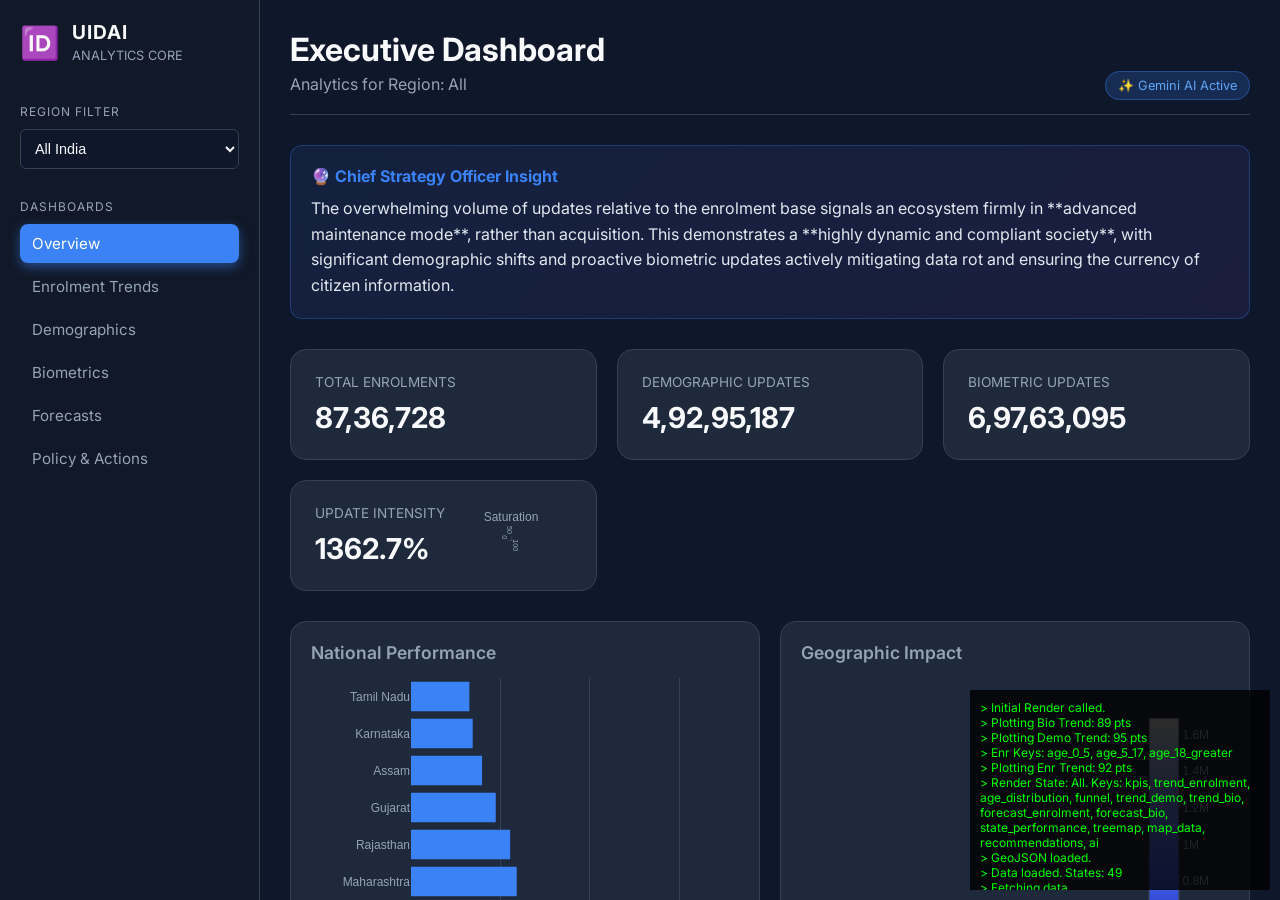
<file: docs/index.html>
<!DOCTYPE html>
<html lang="en">

<head>
  <meta charset="UTF-8">
  <meta name="viewport" content="width=device-width, initial-scale=1.0">
  <title>Aadhaar Analytics Pro</title>
  <!-- Fonts -->
  <link href="https://fonts.googleapis.com/css2?family=Inter:wght@400;500;600;700&family=JetBrains+Mono&display=swap"
    rel="stylesheet">
  <!-- Styles -->
  <link rel="stylesheet" href="css/style.css">
  <!-- Plotly -->
  <script src="https://cdn.plot.ly/plotly-2.27.0.min.js"></script>
</head>

<body>

  <!-- Loader -->
  <div id="loading">
    <div class="spinner"></div>
    <h3 style="margin-top:20px; color:var(--accent)">Loading Analytics Ecosystem...</h3>
  </div>

  <div class="app-layout">
    <!-- Sidebar -->
    <nav class="sidebar">
      <div class="brand">
        <div class="logo-icon">🆔</div>
        <div class="logo-text">
          <h2>UIDAI</h2>
          <span>Analytics Core</span>
        </div>
      </div>

      <div class="nav-section">
        <label>Region Filter</label>
        <div class="filter-box">
          <select id="state-filter">
            <option value="All">All India</option>
          </select>
        </div>
      </div>

      <div class="nav-section">
        <label>Dashboards</label>
        <button class="nav-item active" data-tab="overview">Overview</button>
        <button class="nav-item" data-tab="enrolment">Enrolment Trends</button>
        <button class="nav-item" data-tab="demographics">Demographics</button>
        <button class="nav-item" data-tab="biometrics">Biometrics</button>
        <button class="nav-item" data-tab="predictions">Forecasts</button>
        <button class="nav-item" data-tab="recommendations">Policy & Actions</button>
      </div>
    </nav>

    <!-- Main Content -->
    <main class="content">
      <header>
        <div>
          <h1 id="page-title">Executive Dashboard</h1>
          <p id="page-subtitle">Analytics for Region: All India</p>
        </div>
        <!-- Status Badge -->
        <div id="ai-status" class="hidden">
          <span
            style="background: rgba(59,130,246,0.2); color: #60a5fa; padding: 6px 12px; border-radius: 20px; border: 1px solid rgba(59,130,246,0.4); font-size: 0.8rem;">
            ✨ Gemini AI Active
          </span>
        </div>
      </header>

      <!-- --- TAB: OVERVIEW --- -->
      <div id="overview" class="tab-pane active">

        <!-- AI Insight Box -->
        <div id="ai-insight-box" class="ai-panel hidden">
          <div class="ai-header">🔮 Chief Strategy Officer Insight</div>
          <div class="ai-content" id="ai-text-content">Analysis pending...</div>
        </div>

        <!-- KPIs -->
        <div class="kpi-grid">
          <div class="kpi-card">
            <div class="kpi-label">Total Enrolments</div>
            <div class="kpi-value" id="kpi-enrolments">0</div>
          </div>
          <div class="kpi-card">
            <div class="kpi-label">Demographic Updates</div>
            <div class="kpi-value" id="kpi-demo-updates">0</div>
          </div>
          <div class="kpi-card">
            <div class="kpi-label">Biometric Updates</div>
            <div class="kpi-value" id="kpi-bio-updates">0</div>
          </div>
          <div class="kpi-card">
            <div class="kpi-label">Update Intensity</div>
            <div class="kpi-value" id="kpi-intensity">0%</div>
            <div id="gauge-container" style="position:absolute; right:10px; bottom:0px; transform: scale(0.6)"></div>
          </div>
        </div>

        <!-- Charts Row 1 -->
        <div class="charts-row">
          <div class="chart-card half">
            <h3>National Performance</h3>
            <div id="chart-state-bar" class="chart-container"></div>
          </div>
          <div class="chart-card half">
            <h3>Geographic Impact</h3>
            <div id="chart-map" class="chart-container"></div>
          </div>
        </div>

        <!-- Charts Row 2 -->
        <div class="charts-row">
          <div class="chart-card full">
            <h3>District-Wise Density (Top 50)</h3>
            <div id="chart-treemap" class="chart-container"></div>
          </div>
        </div>
      </div>

      <!-- --- TAB: ENROLMENT --- -->
      <div id="enrolment" class="tab-pane">
        <div class="chart-card full" style="margin-bottom:20px">
          <h3>Enrolment Trends (Age Group Segmentation)</h3>
          <div id="chart-trend-enr" class="chart-container"></div>
        </div>
        <div class="charts-row">
          <div class="chart-card half">
            <h3>Age Distribution</h3>
            <div id="chart-age-pie" class="chart-container"></div>
          </div>
          <div class="chart-card half">
            <h3>Conversion Funnel</h3>
            <div id="chart-funnel" class="chart-container"></div>
          </div>
        </div>
      </div>

      <!-- --- TAB: DEMOGRAPHICS --- -->
      <div id="demographics" class="tab-pane">
        <div class="chart-card full">
          <h3>Demographic Update Trends</h3>
          <div id="chart-trend-demo" class="chart-container"></div>
        </div>
      </div>

      <!-- --- TAB: BIOMETRICS --- -->
      <div id="biometrics" class="tab-pane">
        <div class="chart-card full">
          <h3>Biometric Update Trends</h3>
          <div id="chart-trend-bio" class="chart-container"></div>
        </div>
      </div>

      <!-- --- TAB: PREDICTIONS --- -->
      <div id="predictions" class="tab-pane">
        <div class="chart-card full">
          <h3>🔮 3-Month Demand Forecast (Neural Prophet)</h3>
          <div id="chart-forecast" class="chart-container"></div>
        </div>
      </div>

      <!-- --- TAB: RECOMMENDATIONS --- -->
      <div id="recommendations" class="tab-pane">
        <div class="ai-panel">
          <div class="ai-header">📜 Ministerial Decision Note (AI Drafted)</div>
          <div class="ai-content-large" id="ai-policy-text">Generating draft...</div>
        </div>

        <div class="chart-card full">
          <h3>🚨 Action Required: High Stress Zones</h3>
          <div class="table-container">
            <table id="recs-table">
              <thead>
                <tr>
                  <th>State</th>
                  <th>District</th>
                  <th>Metric</th>
                  <th>Action Required</th>
                </tr>
              </thead>
              <tbody>
                <!-- JS Populated -->
              </tbody>
            </table>
          </div>
        </div>
      </div>

    </main>
  </div>

  <!-- Logic -->
  <script src="js/app.js"></script>
</body>

</html>
</file>
<file: docs/css/style.css>
:root {
    --bg-dark: #0f172a;
    --bg-card: #1e293b;
    --sidebar-bg: #111827;
    --text-primary: #f8fafc;
    --text-secondary: #94a3b8;
    --accent: #3b82f6;
    --accent-glow: rgba(59, 130, 246, 0.5);
    --border: #334155;
    --font-main: 'Inter', sans-serif;
    --font-mono: 'JetBrains Mono', monospace;
}

* {
    box-sizing: border-box;
}

body {
    margin: 0;
    font-family: var(--font-main);
    background-color: var(--bg-dark);
    color: var(--text-primary);
    height: 100vh;
    overflow: hidden;
}

/* Layout */
.app-layout {
    display: flex;
    height: 100vh;
}

/* Sidebar */
.sidebar {
    width: 260px;
    background-color: var(--sidebar-bg);
    border-right: 1px solid var(--border);
    display: flex;
    flex-direction: column;
    padding: 20px;
    flex-shrink: 0;
}

.brand {
    display: flex;
    align-items: center;
    gap: 12px;
    margin-bottom: 40px;
}

.logo-icon {
    font-size: 2rem;
}

.logo-text h2 {
    margin: 0;
    font-size: 1.2rem;
    letter-spacing: 1px;
}

.logo-text span {
    font-size: 0.8rem;
    color: var(--text-secondary);
    text-transform: uppercase;
}

.nav-section {
    margin-bottom: 30px;
}

.nav-section label {
    font-size: 0.75rem;
    color: var(--text-secondary);
    text-transform: uppercase;
    letter-spacing: 1px;
    display: block;
    margin-bottom: 10px;
}

.nav-item {
    display: block;
    width: 100%;
    text-align: left;
    background: none;
    border: none;
    color: var(--text-secondary);
    padding: 10px 12px;
    border-radius: 8px;
    cursor: pointer;
    font-family: var(--font-main);
    font-size: 0.95rem;
    transition: all 0.2s;
    margin-bottom: 4px;
}

.nav-item:hover {
    background-color: rgba(255, 255, 255, 0.05);
    color: var(--text-primary);
}

.nav-item.active {
    background-color: var(--accent);
    color: #fff;
    box-shadow: 0 4px 12px var(--accent-glow);
}

.filter-box select {
    width: 100%;
    padding: 10px;
    background: var(--bg-dark);
    border: 1px solid var(--border);
    color: var(--text-primary);
    border-radius: 6px;
    outline: none;
    font-size: 0.9rem;
}

/* Content */
.content {
    flex: 1;
    overflow-y: auto;
    padding: 30px;
    position: relative;
}

header {
    display: flex;
    justify-content: space-between;
    align-items: flex-end;
    margin-bottom: 30px;
    border-bottom: 1px solid var(--border);
    padding-bottom: 20px;
}

#page-title {
    margin: 0;
    font-size: 2rem;
}

#page-subtitle {
    margin: 5px 0 0 0;
    color: var(--text-secondary);
}

/* AI Panel */
.ai-panel {
    background: linear-gradient(135deg, rgba(59, 130, 246, 0.1), rgba(139, 92, 246, 0.1));
    border: 1px solid rgba(59, 130, 246, 0.3);
    border-radius: 12px;
    padding: 20px;
    margin-bottom: 30px;
    backdrop-filter: blur(5px);
}

.ai-header {
    font-weight: 700;
    color: var(--accent);
    margin-bottom: 10px;
    display: flex;
    align-items: center;
    gap: 8px;
}

.ai-content {
    font-size: 1rem;
    line-height: 1.6;
    color: #e2e8f0;
}

/* Tab Panes */
.tab-pane {
    display: none;
    animation: fadeIn 0.4s ease;
}

.tab-pane.active {
    display: block;
}

@keyframes fadeIn {
    from {
        opacity: 0;
        transform: translateY(10px);
    }

    to {
        opacity: 1;
        transform: translateY(0);
    }
}

/* KPIs */
.kpi-grid {
    display: grid;
    grid-template-columns: repeat(auto-fit, minmax(240px, 1fr));
    gap: 20px;
    margin-bottom: 30px;
}

.kpi-card {
    background: var(--bg-card);
    padding: 24px;
    border-radius: 16px;
    border: 1px solid var(--border);
    position: relative;
    overflow: hidden;
}

.kpi-label {
    color: var(--text-secondary);
    font-size: 0.85rem;
    text-transform: uppercase;
    margin-bottom: 10px;
}

.kpi-value {
    font-size: 1.8rem;
    font-weight: 700;
}

/* Charts */
.charts-row {
    display: flex;
    gap: 20px;
    margin-bottom: 20px;
    flex-wrap: wrap;
}

.chart-card {
    background: var(--bg-card);
    border: 1px solid var(--border);
    border-radius: 16px;
    padding: 20px;
    display: flex;
    flex-direction: column;
}

.half {
    flex: 1;
    min-width: 400px;
}

.full {
    width: 100%;
    flex: 100%;
}

.chart-card h3 {
    margin: 0 0 15px 0;
    font-size: 1.1rem;
    font-weight: 600;
    color: var(--text-secondary);
}

.chart-container {
    height: 400px;
    width: 100%;
}

/* Table */
.table-container {
    overflow-x: auto;
}

table {
    width: 100%;
    border-collapse: collapse;
    font-size: 0.9rem;
}

th,
td {
    padding: 12px;
    text-align: left;
    border-bottom: 1px solid var(--border);
}

th {
    color: var(--text-secondary);
    font-weight: 600;
}

/* Loading */
#loading {
    position: fixed;
    top: 0;
    left: 0;
    width: 100%;
    height: 100%;
    background: var(--bg-dark);
    display: flex;
    flex-direction: column;
    justify-content: center;
    align-items: center;
    z-index: 2000;
}

.hidden {
    display: none !important;
}

.ai-content-large {
    white-space: pre-wrap;
    font-family: var(--font-mono);
    font-size: 0.9rem;
    color: #cbd5e1;
}
</file>
